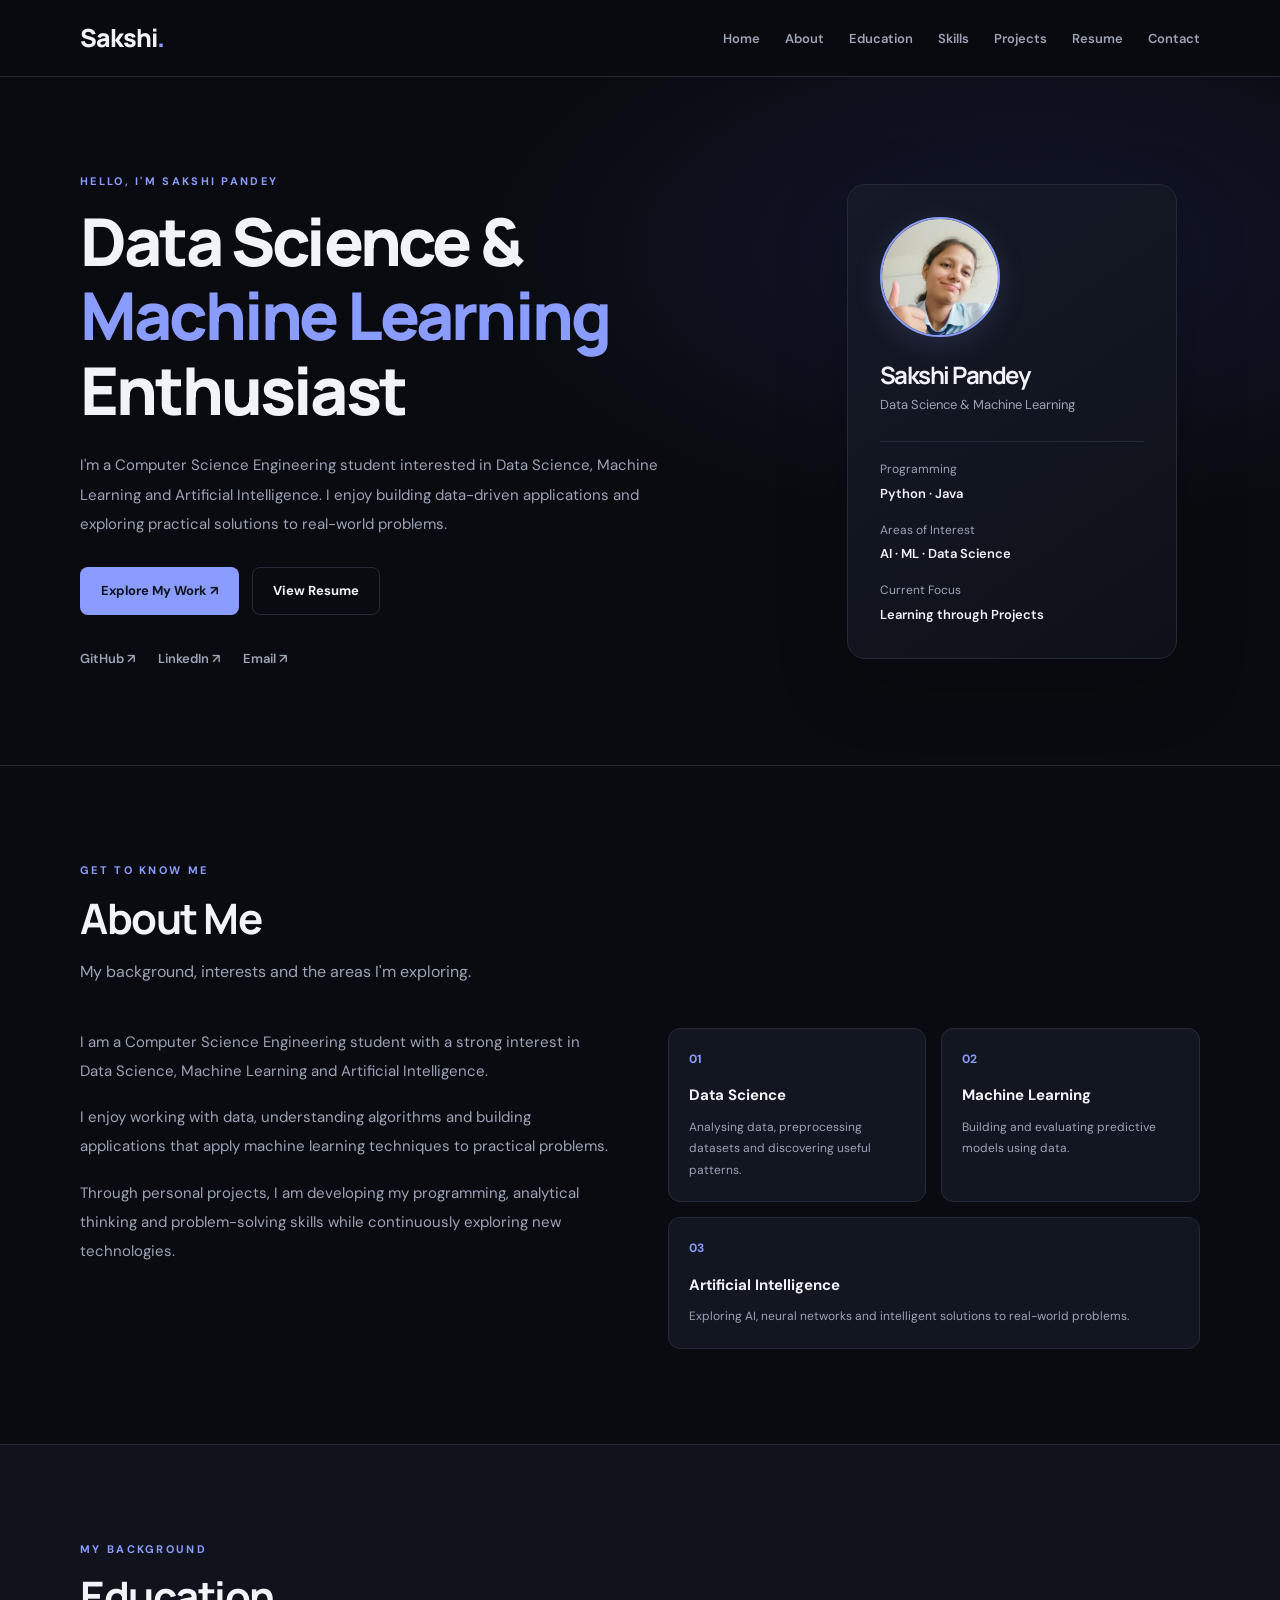
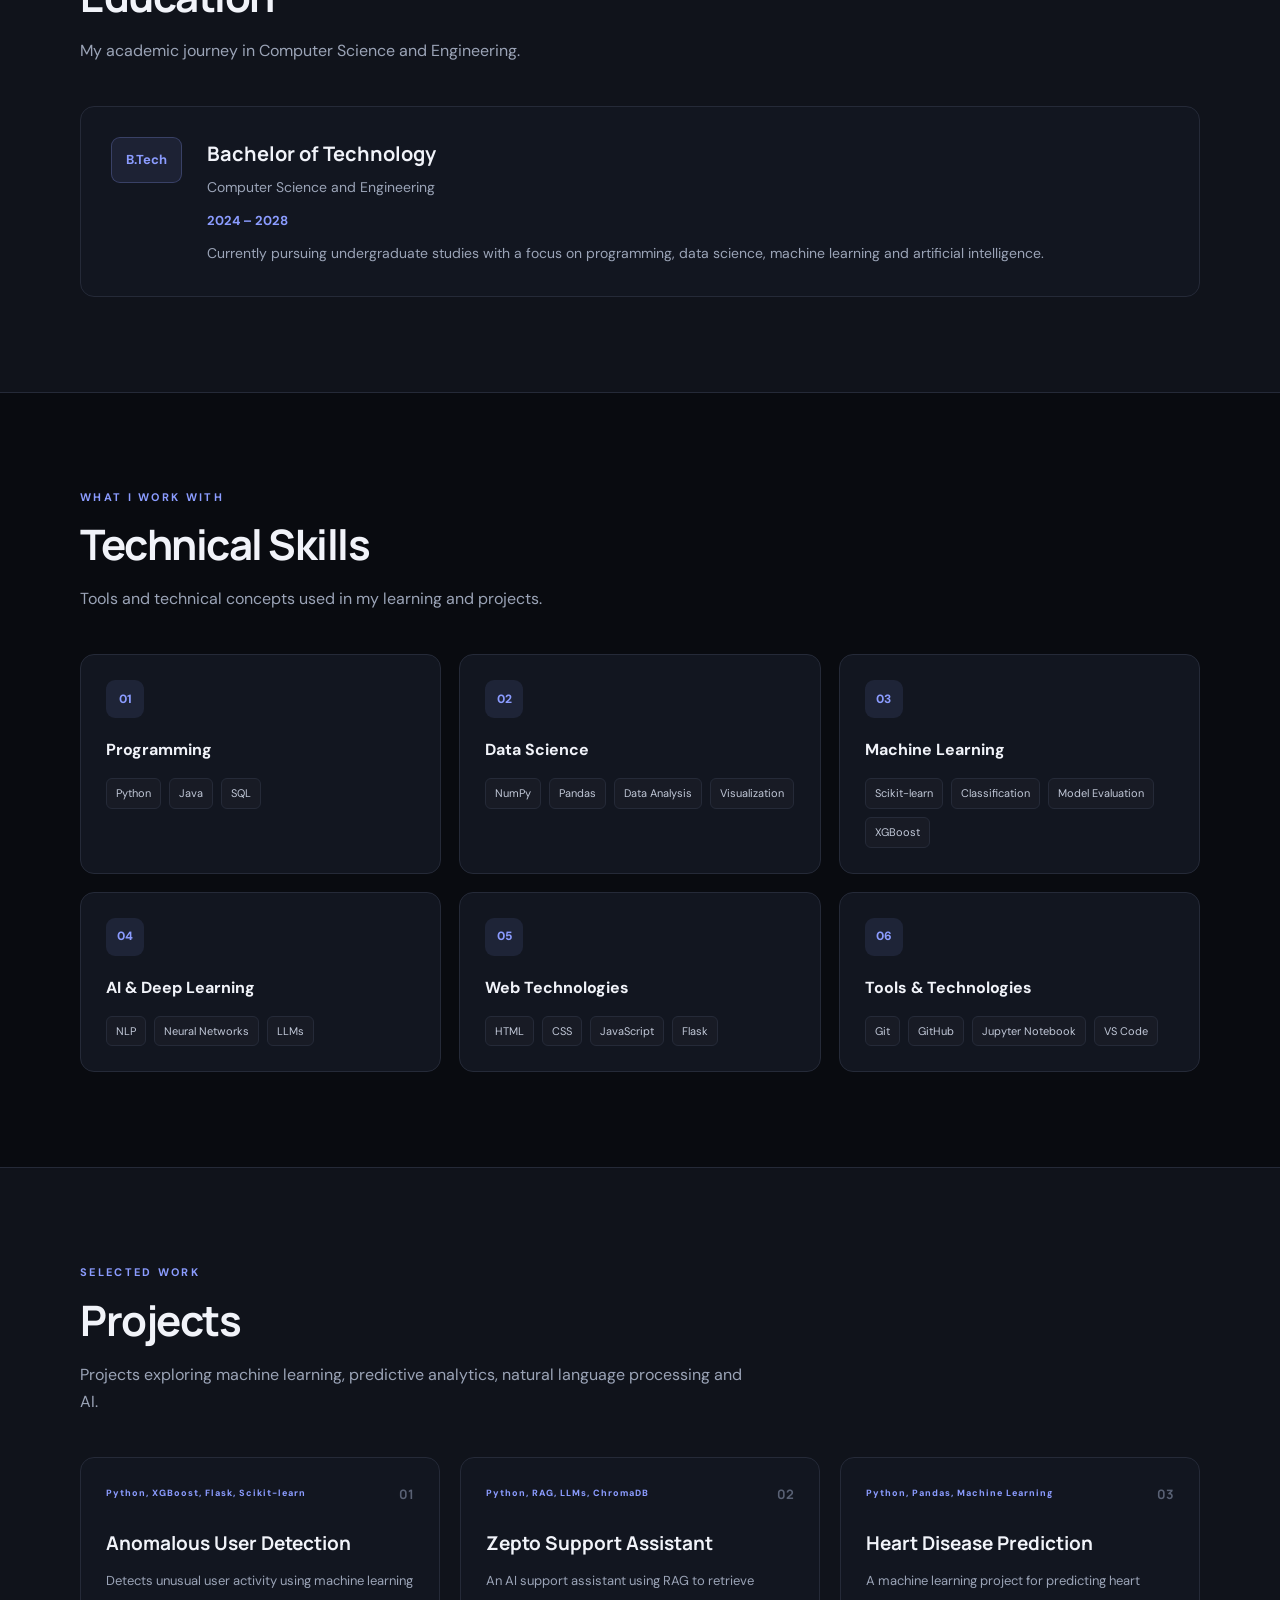
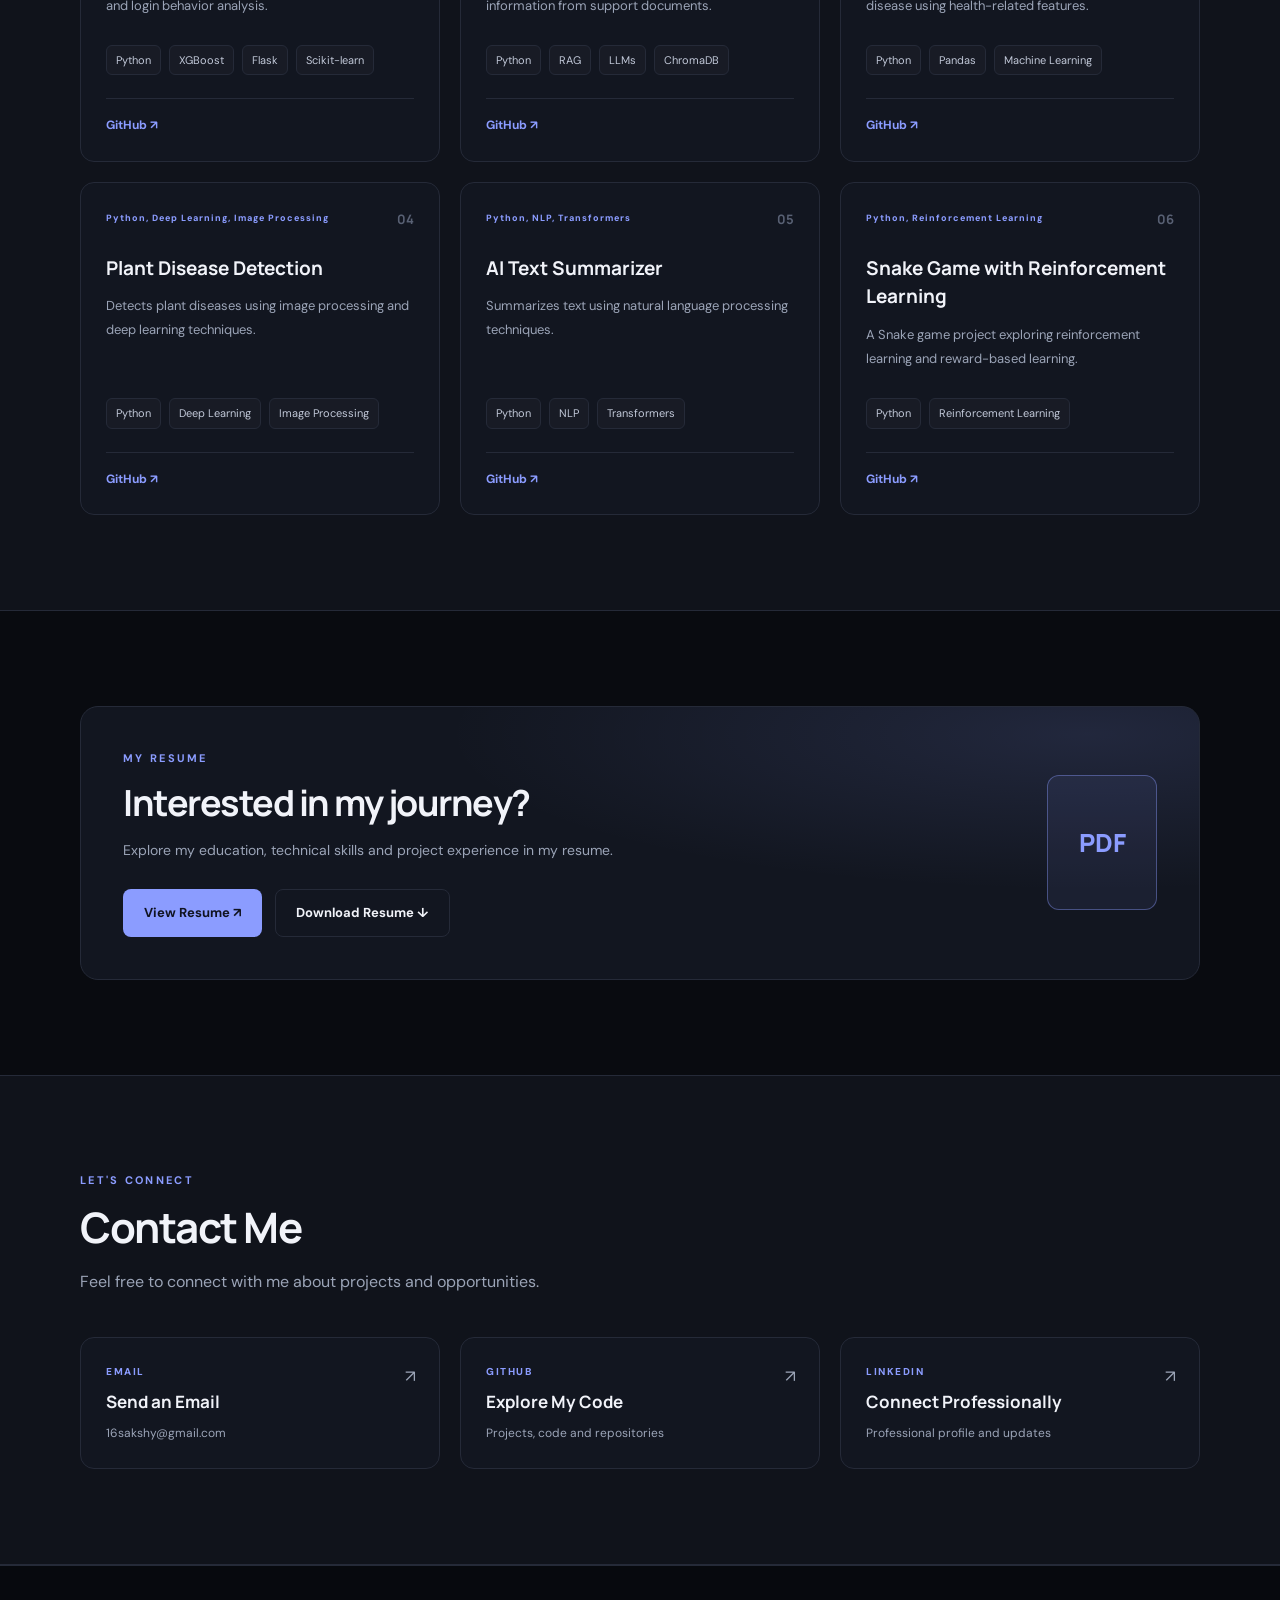
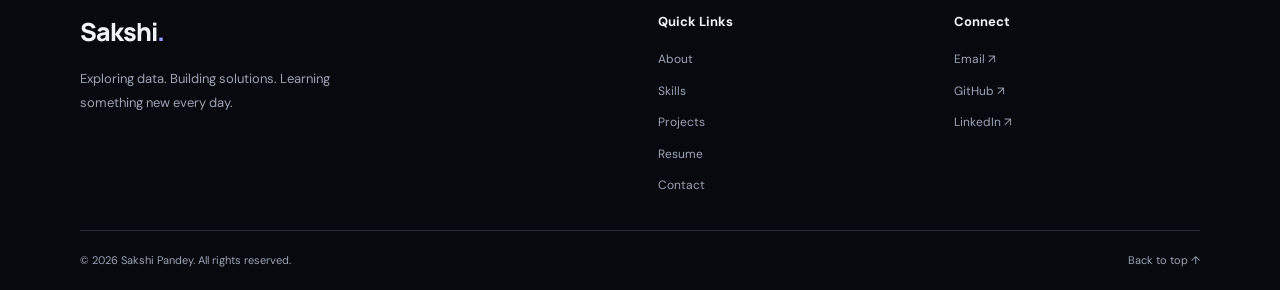
<file: frontend/index.html>
<!DOCTYPE html>
<html lang="en">

<head>
    <meta charset="UTF-8">
    <meta name="viewport" content="width=device-width, initial-scale=1.0">

    <meta name="author" content="Sakshi Pandey">
    <meta name="description"
        content="Sakshi Pandey's portfolio in Data Science, Machine Learning and Artificial Intelligence.">

    <meta name="theme-color" content="#090b10">

    <title>Sakshi Pandey | Data Science & Machine Learning</title>

    <link rel="stylesheet" href="static/css/style.css">
</head>

<body>

    <!-- HEADER -->
    <header class="site-header">
        <nav class="navbar container" aria-label="Main navigation">

            <a href="#home" class="logo">Sakshi<span>.</span></a>

            <button class="menu-toggle"
                id="menu-toggle"
                type="button"
                aria-label="Toggle navigation"
                aria-controls="nav-links"
                aria-expanded="false">
                ☰
            </button>

            <ul class="nav-links" id="nav-links">
                <li><a href="#home">Home</a></li>
                <li><a href="#about">About</a></li>
                <li><a href="#education">Education</a></li>
                <li><a href="#skills">Skills</a></li>
                <li><a href="#projects">Projects</a></li>
                <li><a href="#resume">Resume</a></li>
                <li><a href="#contact">Contact</a></li>
            </ul>

        </nav>
    </header>


    <main>

        <!-- HOME -->
        <section id="home" class="hero">
            <div class="container hero-container">

                <div class="hero-content">

                    <p class="eyebrow">
                        HELLO, I'M SAKSHI PANDEY
                    </p>

                    <h1>
                        Data Science &
                        <span>Machine Learning</span>
                        Enthusiast
                    </h1>

                    <p class="hero-description">
                        I'm a Computer Science Engineering student interested in
                        Data Science, Machine Learning and Artificial Intelligence.
                        I enjoy building data-driven applications and exploring
                        practical solutions to real-world problems.
                    </p>

                    <div class="hero-buttons">

                        <a href="#projects" class="btn btn-primary">
                            Explore My Work ↗
                        </a>

                        <a href="static/documents/resume.pdf"
                            target="_blank"
                            rel="noopener noreferrer"
                            class="btn btn-outline">
                            View Resume
                        </a>

                    </div>

                    <div class="hero-socials">

                        <a href="https://github.com/sakshiipandey"
                            target="_blank"
                            rel="noopener noreferrer">
                            GitHub ↗
                        </a>

                        <a href="https://linkedin.com/in/sakshi-pandey-a6077735b"
                            target="_blank"
                            rel="noopener noreferrer">
                            LinkedIn ↗
                        </a>

                        <a href="mailto:16sakshy@gmail.com">
                            Email ↗
                        </a>

                    </div>
                </div>


                <!-- PROFILE PHOTO -->
                <div class="hero-profile">

                    <div class="profile-card">

                        <div class="profile-photo">
                            <img src="static/images/profile.jpeg"
                                alt="Sakshi Pandey">
                        </div>

                        

                        <h2>Sakshi Pandey</h2>

                        <p>Data Science & Machine Learning</p>

                        <div class="profile-divider"></div>

                        <div class="profile-detail">
                            <span>Programming</span>
                            <strong>Python · Java</strong>
                        </div>

                        <div class="profile-detail">
                            <span>Areas of Interest</span>
                            <strong>AI · ML · Data Science</strong>
                        </div>

                        <div class="profile-detail">
                            <span>Current Focus</span>
                            <strong>Learning through Projects</strong>
                        </div>

                    </div>
                </div>

            </div>
        </section>



        <!-- ABOUT -->
        <section id="about" class="section">
            <div class="container">

                <div class="section-heading">

                    <p class="eyebrow">GET TO KNOW ME</p>

                    <h2>About Me</h2>

                    <p>
                        My background, interests and the areas I'm exploring.
                    </p>

                </div>


                <div class="about-content">

                    <div class="about-text">

                        <p>
                            I am a  Computer Science Engineering student
                            with a strong interest in Data Science, Machine Learning
                            and Artificial Intelligence.
                        </p>

                        <p>
                            I enjoy working with data, understanding algorithms
                            and building applications that apply machine learning
                            techniques to practical problems.
                        </p>

                        <p>
                            Through personal projects, I am developing my
                            programming, analytical thinking and problem-solving
                            skills while continuously exploring new technologies.
                        </p>

                    </div>


                    <div class="about-highlights">

                        <article class="highlight-card">

                            <span class="highlight-number">01</span>

                            <h3>Data Science</h3>

                            <p>
                                Analysing data, preprocessing datasets
                                and discovering useful patterns.
                            </p>

                        </article>


                        <article class="highlight-card">

                            <span class="highlight-number">02</span>

                            <h3>Machine Learning</h3>

                            <p>
                                Building and evaluating predictive
                                models using data.
                            </p>

                        </article>


                        <article class="highlight-card">

                            <span class="highlight-number">03</span>

                            <h3>Artificial Intelligence</h3>

                            <p>
                                Exploring AI, neural networks and intelligent
                                solutions to real-world problems.
                            </p>

                        </article>

                    </div>
                </div>

            </div>
        </section>



        <!-- EDUCATION -->
        <section id="education" class="section section-muted">
            <div class="container">

                <div class="section-heading">

                    <p class="eyebrow">MY BACKGROUND</p>

                    <h2>Education</h2>

                    <p>
                        My academic journey in Computer Science and Engineering.
                    </p>

                </div>


                <article class="education-card">

                    <div class="education-marker">
                        B.Tech
                    </div>

                    <div class="education-details">

                        <h3>Bachelor of Technology</h3>

                        <p class="education-field">
                            Computer Science and Engineering
                        </p>

                        <p class="education-period">
                            2024 – 2028
                        </p>

                        <p>
                            Currently pursuing undergraduate studies with a focus
                            on programming, data science, machine learning and
                            artificial intelligence.
                        </p>

                    </div>

                </article>

            </div>
        </section>



        <!-- SKILLS -->
        <section id="skills" class="section">
            <div class="container">

                <div class="section-heading">

                    <p class="eyebrow">WHAT I WORK WITH</p>

                    <h2>Technical Skills</h2>

                    <p>
                        Tools and technical concepts used in my learning and projects.
                    </p>

                </div>


                <div class="skills-grid">

                    <!-- PROGRAMMING -->
                    <article class="skill-card">

                        <div class="skill-icon">01</div>

                        <h3>Programming</h3>

                        <div class="skill-tags">
                            <span>Python</span>
                            <span>Java</span>
                            <span>SQL</span>
                        </div>

                    </article>


                    <!-- DATA SCIENCE -->
                    <article class="skill-card">

                        <div class="skill-icon">02</div>

                        <h3>Data Science</h3>

                        <div class="skill-tags">
                            <span>NumPy</span>
                            <span>Pandas</span>
                            <span>Data Analysis</span>
                            <span>Visualization</span>
                        </div>

                    </article>


                    <!-- MACHINE LEARNING -->
                    <article class="skill-card">

                        <div class="skill-icon">03</div>

                        <h3>Machine Learning</h3>

                        <div class="skill-tags">
                            <span>Scikit-learn</span>
                            <span>Classification</span>
                            <span>Model Evaluation</span>
                            <span>XGBoost</span>
                        </div>

                    </article>


                    <!-- AI & DEEP LEARNING -->
                    <article class="skill-card">

                        <div class="skill-icon">04</div>

                        <h3>AI & Deep Learning</h3>

                        <div class="skill-tags">
                            <span>NLP</span>
                            <span>Neural Networks</span>
                            <span>LLMs</span>
                        </div>

                    </article>


                    <!-- WEB TECHNOLOGIES -->
                    <article class="skill-card">

                        <div class="skill-icon">05</div>

                        <h3>Web Technologies</h3>

                        <div class="skill-tags">
                            <span>HTML</span>
                            <span>CSS</span>
                            <span>JavaScript</span>
                            <span>Flask</span>
                        </div>

                    </article>


                    <!-- TOOLS -->
                    <article class="skill-card">

                        <div class="skill-icon">06</div>

                        <h3>Tools & Technologies</h3>

                        <div class="skill-tags">
                            <span>Git</span>
                            <span>GitHub</span>
                            <span>Jupyter Notebook</span>
                            <span>VS Code</span>
                        </div>

                    </article>

                </div>

            </div>
        </section>



        <!-- PROJECTS -->
        <section id="projects" class="section section-muted">
            <div class="container">

                <div class="section-heading">

                    <p class="eyebrow">SELECTED WORK</p>

                    <h2>Projects</h2>

                    <p>
                        Projects exploring machine learning, predictive analytics,
                        natural language processing and AI.
                    </p>

                </div>


                <div class="projects-grid">


                    <!-- PROJECT 1 -->
                    <article class="project-card">

                        <div class="project-top">

                            <span class="project-category">
                                Python, XGBoost, Flask, Scikit-learn
                            </span>

                            <span class="project-number">01</span>

                        </div>

                        <h3>Anomalous User Detection</h3>

                        <p>
                            Detects unusual user activity using machine
                            learning and login behavior analysis.
                        </p>

                        <div class="project-tags">
                            <span>Python</span>
                            <span>XGBoost</span>
                            <span>Flask</span>
                            <span>Scikit-learn</span>
                        </div>

                        <div class="project-links">

                            <a href="https://github.com/sakshiipandey/anomalous-user-detection"
                                target="_blank"
                                rel="noopener noreferrer"
                                class="project-link">
                                GitHub ↗
                            </a>

                        </div>

                    </article>



                    <!-- PROJECT 2 -->
                    <article class="project-card">

                        <div class="project-top">

                            <span class="project-category">
                                Python, RAG, LLMs, ChromaDB
                            </span>

                            <span class="project-number">02</span>

                        </div>

                        <h3>Zepto Support Assistant</h3>

                        <p>
                            An AI support assistant using RAG to retrieve
                            information from support documents.
                        </p>

                        <div class="project-tags">
                            <span>Python</span>
                            <span>RAG</span>
                            <span>LLMs</span>
                            <span>ChromaDB</span>
                        </div>

                        <div class="project-links">

                            <a href="https://github.com/sakshiipandey/zepto-support-assistant"
                                target="_blank"
                                rel="noopener noreferrer"
                                class="project-link">
                                GitHub ↗
                            </a>

                        </div>

                    </article>



                    <!-- PROJECT 3 -->
                    <article class="project-card">

                        <div class="project-top">

                            <span class="project-category">
                                Python, Pandas, Machine Learning
                            </span>

                            <span class="project-number">03</span>

                        </div>

                        <h3>Heart Disease Prediction</h3>

                        <p>
                            A machine learning project for predicting
                            heart disease using health-related features.
                        </p>

                        <div class="project-tags">
                            <span>Python</span>
                            <span>Pandas</span>
                            <span>Machine Learning</span>
                        </div>

                        <div class="project-links">

                            <a href="https://github.com/sakshiipandey/Heart-Diseases-predictor"
                                target="_blank"
                                rel="noopener noreferrer"
                                class="project-link">
                                GitHub ↗
                            </a>

                        </div>

                    </article>



                    <!-- PROJECT 4 -->
                    <article class="project-card">

                        <div class="project-top">

                            <span class="project-category">
                                Python, Deep Learning, Image Processing
                            </span>

                            <span class="project-number">04</span>

                        </div>

                        <h3>Plant Disease Detection</h3>

                        <p>
                            Detects plant diseases using image processing
                            and deep learning techniques.
                        </p>

                        <div class="project-tags">
                            <span>Python</span>
                            <span>Deep Learning</span>
                            <span>Image Processing</span>
                        </div>

                        <div class="project-links">

                            <a href="https://github.com/sakshiipandey"
                                target="_blank"
                                rel="noopener noreferrer"
                                class="project-link">
                                GitHub ↗
                            </a>

                        </div>

                    </article>



                    <!-- PROJECT 5 -->
                    <article class="project-card">

                        <div class="project-top">

                            <span class="project-category">
                                Python, NLP, Transformers
                            </span>

                            <span class="project-number">05</span>

                        </div>

                        <h3>AI Text Summarizer</h3>

                        <p>
                            Summarizes text using natural language
                            processing techniques.
                        </p>

                        <div class="project-tags">
                            <span>Python</span>
                            <span>NLP</span>
                            <span>Transformers</span>
                        </div>

                        <div class="project-links">

                            <a href="https://github.com/sakshiipandey"
                                target="_blank"
                                rel="noopener noreferrer"
                                class="project-link">
                                GitHub ↗
                            </a>

                        </div>

                    </article>



                    <!-- PROJECT 6 -->
                    <article class="project-card">

                        <div class="project-top">

                            <span class="project-category">
                                Python, Reinforcement Learning
                            </span>

                            <span class="project-number">06</span>

                        </div>

                        <h3>Snake Game with Reinforcement Learning</h3>

                        <p>
                            A Snake game project exploring reinforcement
                            learning and reward-based learning.
                        </p>

                        <div class="project-tags">
                            <span>Python</span>
                            <span>Reinforcement Learning</span>
                        </div>

                        <div class="project-links">

                            <a href="https://github.com/sakshiipandey/Snake-RL"
                                target="_blank"
                                rel="noopener noreferrer"
                                class="project-link">
                                GitHub ↗
                            </a>

                        </div>

                    </article>


                </div>
            </div>
        </section>



        <!-- RESUME -->
        <section id="resume" class="section">
            <div class="container">

                <div class="resume-card">

                    <div class="resume-content">

                        <p class="eyebrow">
                            MY RESUME
                        </p>

                        <h2>
                            Interested in my journey?
                        </h2>

                        <p>
                            Explore my education, technical skills
                            and project experience in my resume.
                        </p>

                        <div class="resume-buttons">

                            <a href="static/documents/resume.pdf"
                                target="_blank"
                                rel="noopener noreferrer"
                                class="btn btn-primary">
                                View Resume ↗
                            </a>

                            <a href="static/documents/resume.pdf"
                                download
                                class="btn btn-outline">
                                Download Resume ↓
                            </a>

                        </div>

                    </div>

                    <div class="resume-symbol">
                        PDF
                    </div>

                </div>

            </div>
        </section>



        <!-- CONTACT -->
        <section id="contact" class="section section-muted">
            <div class="container">

                <div class="section-heading">

                    <p class="eyebrow">
                        LET'S CONNECT
                    </p>

                    <h2>Contact Me</h2>

                    <p>
                        Feel free to connect with me about
                        projects and opportunities.
                    </p>

                </div>


                <div class="contact-details">

                    <!-- EMAIL -->
                    <a href="mailto:16sakshy@gmail.com"
                        class="contact-card">

                        <span class="contact-label">
                            EMAIL
                        </span>

                        <h3>Send an Email</h3>

                        <p>16sakshy@gmail.com</p>

                        <span class="contact-arrow">↗</span>

                    </a>


                    <!-- GITHUB -->
                    <a href="https://github.com/sakshiipandey"
                        target="_blank"
                        rel="noopener noreferrer"
                        class="contact-card">

                        <span class="contact-label">
                            GITHUB
                        </span>

                        <h3>Explore My Code</h3>

                        <p>
                            Projects, code and repositories
                        </p>

                        <span class="contact-arrow">↗</span>

                    </a>


                    <!-- LINKEDIN -->
                    <a href="https://linkedin.com/in/sakshi-pandey-a6077735b"
                        target="_blank"
                        rel="noopener noreferrer"
                        class="contact-card">

                        <span class="contact-label">
                            LINKEDIN
                        </span>

                        <h3>Connect Professionally</h3>

                        <p>
                            Professional profile and updates
                        </p>

                        <span class="contact-arrow">↗</span>

                    </a>

                </div>

            </div>
        </section>

    </main>



    <!-- FOOTER -->
    <footer class="footer">

        <div class="container">

            <div class="footer-main">

                <!-- BRAND -->
                <div class="footer-brand">

                    <a href="#home" class="logo">
                        Sakshi<span>.</span>
                    </a>

                    <p>
                        Exploring data. Building solutions.
                        Learning something new every day.
                    </p>

                </div>


                <!-- NAVIGATION -->
                <div class="footer-navigation">

                    <h3>Quick Links</h3>

                    <a href="#about">About</a>
                    <a href="#skills">Skills</a>
                    <a href="#projects">Projects</a>
                    <a href="#resume">Resume</a>
                    <a href="#contact">Contact</a>

                </div>


                <!-- SOCIAL LINKS -->
                <div class="footer-connect">

                    <h3>Connect</h3>

                    <a href="mailto:16sakshy@gmail.com">
                        Email ↗
                    </a>

                    <a href="https://github.com/sakshiipandey"
                        target="_blank"
                        rel="noopener noreferrer">
                        GitHub ↗
                    </a>

                    <a href="https://linkedin.com/in/sakshi-pandey-a6077735b"
                        target="_blank"
                        rel="noopener noreferrer">
                        LinkedIn ↗
                    </a>

                </div>

            </div>


            <div class="footer-bottom">

                <p>
                    © <span id="current-year"></span>
                    Sakshi Pandey. All rights reserved.
                </p>

                <a href="#home" class="back-to-top">
                    Back to top ↑
                </a>

            </div>

        </div>

    </footer>


    <!-- JAVASCRIPT -->
    <script src="static/js/script.js"></script>

</body>

</html>
</file>
<file: frontend/static/css/style.css>
@import url('https://fonts.googleapis.com/css2?family=DM+Sans:wght@400;500;600;700&family=Manrope:wght@400;500;600;700;800&display=swap');

:root {
    --bg: #090b10;
    --surface: #10131b;
    --card: #121620;
    --card-hover: #171c29;
    --text: #f1f3f9;
    --muted: #9ba4b7;
    --accent: #8b9cff;
    --accent-2: #b2a2ff;
    --border: #252a38;
    --radius: 14px;
}

* {
    margin: 0;
    padding: 0;
    box-sizing: border-box;
}

html {
    scroll-behavior: smooth;
    scroll-padding-top: 90px;
}

body {
    background: var(--bg);
    color: var(--text);
    font-family: 'DM Sans', sans-serif;
    line-height: 1.7;
}

a {
    color: inherit;
    text-decoration: none;
}

button {
    font: inherit;
}

.container {
    width: min(1120px, 90%);
    margin: 0 auto;
}

/* NAVBAR */

.site-header {
    position: sticky;
    top: 0;
    z-index: 100;
    background: rgba(9, 11, 16, 0.92);
    backdrop-filter: blur(16px);
    border-bottom: 1px solid var(--border);
}

.navbar {
    min-height: 76px;
    display: flex;
    justify-content: space-between;
    align-items: center;
    gap: 25px;
}

.logo {
    font-family: 'Manrope', sans-serif;
    font-size: 25px;
    font-weight: 800;
    letter-spacing: -1px;
}

.logo span {
    color: var(--accent);
}

.nav-links {
    display: flex;
    align-items: center;
    gap: 25px;
    list-style: none;
}

.nav-links a {
    color: var(--muted);
    font-size: 13px;
    font-weight: 600;
    transition: color 0.2s ease;
}

.nav-links a:hover {
    color: var(--accent);
}

.menu-toggle {
    display: none;
    background: transparent;
    color: var(--text);
    border: 1px solid var(--border);
    border-radius: 8px;
    padding: 7px 11px;
    cursor: pointer;
}

/* SECTIONS */

section {
    padding: 95px 0;
}

.section-muted {
    background: var(--surface);
    border-top: 1px solid var(--border);
    border-bottom: 1px solid var(--border);
}

.section-heading {
    max-width: 680px;
    margin-bottom: 42px;
}

.eyebrow {
    color: var(--accent);
    font-size: 11px;
    font-weight: 700;
    letter-spacing: 2.3px;
    margin-bottom: 13px;
}

section h2 {
    font-family: 'Manrope', sans-serif;
    font-size: clamp(30px, 4vw, 42px);
    line-height: 1.2;
    letter-spacing: -1.5px;
    margin-bottom: 15px;
}

section p {
    color: var(--muted);
}

/* HOME */

.hero {
    position: relative;
    overflow: hidden;
    min-height: 610px;
    display: flex;
    align-items: center;
    background:
        radial-gradient(
            ellipse at 80% 25%,
            rgba(95, 105, 255, 0.12),
            transparent 38%
        ),
        var(--bg);
}

.hero-container {
    display: grid;
    grid-template-columns: 1.35fr 0.75fr;
    align-items: center;
    gap: 65px;
}

.hero-content {
    max-width: 720px;
}

.hero h1 {
    font-family: 'Manrope', sans-serif;
    font-size: clamp(43px, 5.3vw, 66px);
    line-height: 1.13;
    font-weight: 800;
    letter-spacing: -2.8px;
    margin-bottom: 24px;
}

.hero h1 span {
    display: block;
    color: var(--accent);
}

.hero-description {
    max-width: 610px;
    font-size: 15px;
    line-height: 1.95;
    margin-bottom: 28px;
}

.hero-buttons,
.resume-buttons {
    display: flex;
    flex-wrap: wrap;
    gap: 13px;
    margin-top: 26px;
}

.btn {
    display: inline-flex;
    align-items: center;
    justify-content: center;
    gap: 9px;
    padding: 12px 20px;
    border-radius: 8px;
    border: 1px solid transparent;
    font-size: 13px;
    font-weight: 700;
    transition: 0.2s ease;
}

.btn-primary {
    background: var(--accent);
    color: #101321;
}

.btn-primary:hover {
    background: #b1bcff;
    transform: translateY(-2px);
}

.btn-outline {
    background: transparent;
    border-color: var(--border);
    color: var(--text);
}

.btn-outline:hover {
    border-color: var(--accent);
    color: var(--accent);
    transform: translateY(-2px);
}

.hero-socials {
    display: flex;
    flex-wrap: wrap;
    gap: 23px;
    margin-top: 33px;
}

.hero-socials a {
    color: var(--muted);
    font-size: 13px;
    font-weight: 600;
}

.hero-socials a:hover {
    color: var(--accent);
}

/* PROFILE CARD AND PHOTO */

.hero-profile {
    display: flex;
    justify-content: center;
}

.profile-card {
    width: 100%;
    max-width: 330px;
    padding: 32px;
    border: 1px solid var(--border);
    border-radius: 18px;
    background: linear-gradient(145deg, #151a27, #0e1118);
    box-shadow: 0 25px 70px rgba(0, 0, 0, 0.22);
}

.profile-photo {
    width: 120px;
    height: 120px;
    margin-bottom: 24px;
    border: 2px solid var(--accent);
    border-radius: 50%;
    overflow: hidden;
    background: var(--card);
    box-shadow: 0 8px 28px rgba(139, 156, 255, 0.15);
}

.profile-photo img {
    display: block;
    width: 100%;
    height: 100%;
    object-fit: cover;
    object-position: center 35%;
}

.profile-card h2 {
    font-size: 24px;
    margin-bottom: 5px;
}

.profile-card > p {
    font-size: 13px;
}

.profile-divider {
    height: 1px;
    background: var(--border);
    margin: 25px 0 17px;
}

.profile-detail {
    display: flex;
    flex-direction: column;
    gap: 3px;
    margin-top: 15px;
}

.profile-detail span {
    color: var(--muted);
    font-size: 12px;
}

.profile-detail strong {
    font-size: 13px;
    font-weight: 600;
}

/* ABOUT */

#about {
    border-top: 1px solid var(--border);
}

.about-content {
    display: grid;
    grid-template-columns: 1fr 1fr;
    gap: 55px;
    align-items: start;
}

.about-text p {
    font-size: 15px;
    line-height: 1.95;
    margin-bottom: 17px;
}

.about-highlights {
    display: grid;
    grid-template-columns: repeat(2, minmax(0, 1fr));
    gap: 15px;
}

.highlight-card {
    padding: 20px;
    border: 1px solid var(--border);
    border-radius: 12px;
    background: var(--card);
}

.highlight-card:last-child {
    grid-column: 1 / -1;
}

.highlight-number {
    display: block;
    color: var(--accent);
    font-size: 12px;
    font-weight: 700;
    margin-bottom: 14px;
}

.highlight-card h3 {
    font-size: 15px;
    margin-bottom: 8px;
}

.highlight-card p {
    font-size: 12px;
    line-height: 1.8;
}

/* EDUCATION */

.education-card {
    display: flex;
    gap: 25px;
    padding: 30px;
    border: 1px solid var(--border);
    border-radius: var(--radius);
    background: var(--card);
}

.education-marker {
    flex-shrink: 0;
    height: fit-content;
    padding: 11px 14px;
    border: 1px solid rgba(139, 156, 255, 0.25);
    border-radius: 9px;
    background: rgba(139, 156, 255, 0.09);
    color: var(--accent);
    font-size: 13px;
    font-weight: 700;
}

.education-details h3 {
    font-family: 'Manrope', sans-serif;
    font-size: 20px;
    margin-bottom: 5px;
}

.education-field {
    font-size: 14px;
}

.education-period {
    color: var(--accent) !important;
    font-size: 13px;
    font-weight: 700;
    margin: 10px 0;
}

.education-details > p:last-child {
    font-size: 14px;
}

/* SKILLS */

.skills-grid {
    display: grid;
    grid-template-columns: repeat(3, minmax(0, 1fr));
    gap: 18px;
}

.skill-card {
    min-width: 0;
    padding: 25px;
    border: 1px solid var(--border);
    border-radius: var(--radius);
    background: var(--card);
    transition: border-color 0.2s ease, transform 0.2s ease;
}

.skill-card:hover {
    border-color: #515f9d;
    transform: translateY(-3px);
}

.skill-icon {
    width: 38px;
    height: 38px;
    display: grid;
    place-items: center;
    margin-bottom: 18px;
    border-radius: 9px;
    background: rgba(139, 156, 255, 0.1);
    color: var(--accent);
    font-size: 12px;
    font-weight: 800;
}

.skill-card h3 {
    font-size: 16px;
    margin-bottom: 15px;
}

.skill-tags,
.project-tags {
    display: flex;
    flex-wrap: wrap;
    gap: 8px;
}

.skill-tags span,
.project-tags span {
    padding: 5px 9px;
    border: 1px solid var(--border);
    border-radius: 6px;
    background: rgba(255, 255, 255, 0.025);
    color: #c1c8d8;
    font-size: 11px;
}

/* PROJECTS */

.projects-grid {
    display: grid;
    grid-template-columns: repeat(3, minmax(0, 1fr));
    gap: 20px;
    align-items: stretch;
}

.project-card {
    min-width: 0;
    display: flex;
    flex-direction: column;
    padding: 25px;
    border: 1px solid var(--border);
    border-radius: var(--radius);
    background: var(--card);
    transition: border-color 0.25s ease,
                transform 0.25s ease,
                background 0.25s ease;
}

.project-card:hover {
    transform: translateY(-5px);
    border-color: #515f9d;
    background: var(--card-hover);
}

.project-top {
    display: flex;
    justify-content: space-between;
    align-items: center;
    gap: 10px;
    margin-bottom: 24px;
}

.project-category {
    color: var(--accent);
    font-size: 9px;
    font-weight: 800;
    letter-spacing: 1px;
}

.project-number {
    color: #596174;
    font-family: 'Manrope', sans-serif;
    font-size: 13px;
    font-weight: 700;
}

.project-card h3 {
    font-family: 'Manrope', sans-serif;
    font-size: 19px;
    line-height: 1.5;
    margin-bottom: 12px;
}

.project-card > p {
    font-size: 13px;
    line-height: 1.85;
    margin-bottom: 22px;
}

.project-tags {
    margin-top: auto;
    padding-top: 5px;
}

.project-links {
    display: flex;
    flex-wrap: wrap;
    gap: 15px;
    margin-top: 23px;
    padding-top: 16px;
    border-top: 1px solid var(--border);
}

.project-link {
    color: var(--accent);
    font-size: 12px;
    font-weight: 700;
}

.project-link:hover {
    color: var(--accent-2);
}

.live-link {
    color: var(--text);
}

.live-link:hover {
    color: var(--accent);
}

/* RESUME */

.resume-card {
    display: flex;
    justify-content: space-between;
    align-items: center;
    gap: 35px;
    padding: 42px;
    border: 1px solid var(--border);
    border-radius: 18px;
    background:
        radial-gradient(
            ellipse at 90% 10%,
            rgba(139, 156, 255, 0.13),
            transparent 45%
        ),
        var(--card);
}

.resume-content {
    max-width: 650px;
}

.resume-content h2 {
    font-size: clamp(27px, 4vw, 36px);
}

.resume-content > p:not(.eyebrow) {
    font-size: 14px;
    margin-bottom: 20px;
}

.resume-symbol {
    flex-shrink: 0;
    display: grid;
    place-items: center;
    width: 110px;
    height: 135px;
    border: 1px solid rgba(139, 156, 255, 0.4);
    border-radius: 12px;
    background: rgba(139, 156, 255, 0.08);
    color: var(--accent);
    font-family: 'Manrope', sans-serif;
    font-size: 25px;
    font-weight: 800;
}

/* CONTACT */

.contact-details {
    display: grid;
    grid-template-columns: repeat(3, minmax(0, 1fr));
    gap: 20px;
    align-items: stretch;
}

.contact-card {
    position: relative;
    min-width: 0;
    display: flex;
    flex-direction: column;
    align-items: flex-start;
    padding: 25px;
    border: 1px solid var(--border);
    border-radius: var(--radius);
    background: var(--card);
    transition: transform 0.2s ease, border-color 0.2s ease;
}

.contact-card:hover {
    transform: translateY(-4px);
    border-color: #5968a9;
}

.contact-label {
    color: var(--accent);
    font-size: 10px;
    font-weight: 800;
    letter-spacing: 1.5px;
    margin-bottom: 8px;
}

.contact-card h3 {
    font-family: 'Manrope', sans-serif;
    font-size: 17px;
    margin-bottom: 6px;
}

.contact-card p {
    font-size: 12px;
    overflow-wrap: anywhere;
}

.contact-arrow {
    position: absolute;
    top: 24px;
    right: 23px;
    color: var(--muted);
    font-size: 17px;
}

/* FOOTER */

.footer {
    padding: 45px 0 20px;
    background: #07090e;
    border-top: 1px solid var(--border);
}

.footer-main {
    display: grid;
    grid-template-columns: 1.5fr 0.7fr 0.7fr;
    gap: 50px;
    padding-bottom: 35px;
}

.footer-brand p {
    max-width: 300px;
    margin-top: 13px;
    color: var(--muted);
    font-size: 13px;
    line-height: 1.9;
}

.footer-navigation,
.footer-connect {
    display: flex;
    flex-direction: column;
    align-items: flex-start;
    gap: 11px;
}

.footer-navigation h3,
.footer-connect h3 {
    margin-bottom: 5px;
    font-size: 13px;
    font-weight: 700;
}

.footer-navigation a,
.footer-connect a {
    color: var(--muted);
    font-size: 12px;
    transition: color 0.2s ease;
}

.footer-navigation a:hover,
.footer-connect a:hover,
.back-to-top:hover {
    color: var(--accent);
}

.footer-bottom {
    display: flex;
    align-items: center;
    justify-content: space-between;
    gap: 15px;
    padding-top: 20px;
    border-top: 1px solid var(--border);
}

.footer-bottom p,
.back-to-top {
    color: var(--muted);
    font-size: 11px;
}

/* TABLET */

@media (max-width: 900px) {
    .nav-links {
        gap: 15px;
    }

    .nav-links a {
        font-size: 12px;
    }

    .hero-container {
        grid-template-columns: 1fr 0.75fr;
        gap: 30px;
    }

    .skills-grid,
    .projects-grid {
        grid-template-columns: repeat(2, minmax(0, 1fr));
    }

    .about-content {
        gap: 30px;
    }
}

/* MOBILE */

@media (max-width: 700px) {
    .navbar {
        min-height: 70px;
    }

    .menu-toggle {
        display: block;
        margin-left: auto;
    }

    .nav-links {
        display: none;
        position: absolute;
        top: 70px;
        left: 0;
        right: 0;
        padding: 20px 5%;
        flex-direction: column;
        align-items: flex-start;
        gap: 17px;
        border-bottom: 1px solid var(--border);
        background: #0b0e15;
    }

    .nav-links.active {
        display: flex;
    }

    .nav-links a {
        font-size: 14px;
    }

    section {
        padding: 70px 0;
    }

    .hero-container {
        grid-template-columns: 1fr;
        gap: 40px;
    }

    .hero-profile {
        justify-content: flex-start;
    }

    .profile-card {
        max-width: 100%;
    }

    .about-content {
        grid-template-columns: 1fr;
    }

    .contact-details {
        grid-template-columns: 1fr;
    }

    .resume-card {
        padding: 28px;
    }

    .footer-main {
        grid-template-columns: 1fr 1fr;
        gap: 30px 20px;
    }

    .footer-brand {
        grid-column: 1 / -1;
    }

    .footer-bottom {
        align-items: flex-start;
        flex-direction: column;
    }
}

/* SMALL MOBILE */

@media (max-width: 480px) {
    .skills-grid,
    .projects-grid {
        grid-template-columns: 1fr;
    }

    .hero h1 {
        font-size: 43px;
        letter-spacing: -1.8px;
    }

    .hero-buttons .btn,
    .resume-buttons .btn {
        width: 100%;
    }

    .about-highlights {
        grid-template-columns: 1fr;
    }

    .highlight-card:last-child {
        grid-column: auto;
    }

    .education-card {
        flex-direction: column;
        padding: 22px;
    }

    .resume-card {
        flex-direction: column;
        align-items: flex-start;
    }

    .resume-symbol {
        width: 75px;
        height: 90px;
    }
}

@media (prefers-reduced-motion: reduce) {
    *,
    *::before,
    *::after {
        scroll-behavior: auto !important;
        transition: none !important;
    }
}


/* ==============================
   PRIVATE ADMIN DASHBOARD
================================ */

.admin-body {
    min-height: 100vh;
    background: #090a12;
    color: #f5f5ff;
}

.admin-badge {
    font-size: 11px;
    color: #a99bff;
}

.admin-main {
    max-width: 1100px;
    margin: 50px auto;
    padding: 0 20px;
}

.admin-heading {
    margin-bottom: 30px;
}

.admin-heading h1,
.login-panel h1 {
    font-size: 38px;
    margin: 0;
}

.admin-heading h1 span,
.login-panel h1 span {
    color: #a99bff;
}

.admin-panel {
    background: #111320;
    border: 1px solid #29283f;
    border-radius: 16px;
    padding: 25px;
    margin-bottom: 25px;
}

.admin-panel h2 {
    margin-top: 0;
}

.admin-form {
    display: grid;
    gap: 16px;
}

.admin-form label {
    display: grid;
    gap: 7px;
    font-weight: 600;
}

.admin-form input:not([type="checkbox"]),
.admin-form textarea {
    width: 100%;
    padding: 12px;
    border-radius: 8px;
    border: 1px solid #34334b;
    background: #090a12;
    color: white;
    box-sizing: border-box;
}

.admin-form input:focus,
.admin-form textarea:focus {
    outline: 1px solid #a99bff;
}

.checkbox-label {
    display: flex !important;
    align-items: center;
    gap: 10px !important;
}

.checkbox-label input {
    accent-color: #a99bff;
}

.form-actions,
.row-actions {
    display: flex;
    gap: 10px;
    flex-wrap: wrap;
}

.flash {
    padding: 12px;
    margin: 12px 0;
    border-radius: 8px;
}

.flash.success {
    color: #77e3b2;
    background: #143326;
}

.flash.error {
    color: #ff9cad;
    background: #3b1b27;
}

.admin-project-row {
    display: flex;
    align-items: center;
    justify-content: space-between;
    gap: 20px;
    border-top: 1px solid #29283f;
    padding: 20px 0;
}

.admin-project-info {
    overflow-wrap: anywhere;
}

.admin-project-info h3 {
    margin-top: 0;
}

.admin-project-info p,
.muted {
    color: #a5a8bf;
}

.admin-project-info a,
.back-link {
    color: #a99bff;
}

.featured-label {
    color: #77e3b2;
    font-size: 11px;
    margin-left: 8px;
}

.button {
    cursor: pointer;
}

.button.small {
    padding: 7px 12px;
}

.button.danger {
    background: #3b1b27;
    color: #ff9cad;
    border: 1px solid #713044;
    border-radius: 8px;
}

.button.secondary {
    background: transparent;
    color: white;
    border: 1px solid #34334b;
    border-radius: 8px;
}

.login-wrap {
    width: min(440px, calc(100% - 30px));
    margin: 60px auto;
}

.login-wrap > .brand {
    display: block;
    text-align: center;
    margin-bottom: 25px;
}

.login-panel {
    padding: 30px;
}

.full-width {
    width: 100%;
}

.back-link {
    display: block;
    text-align: center;
    margin-top: 20px;
}

.text-button {
    background: transparent;
    color: white;
    border: 0;
    cursor: pointer;
}

@media (max-width: 650px) {
    .admin-project-row {
        align-items: flex-start;
        flex-direction: column;
    }

    .admin-panel {
        padding: 18px;
    }

    .admin-heading h1,
    .login-panel h1 {
        font-size: 30px;
    }
}


/* ADMIN DASHBOARD LAYOUT */

.admin-container {
    width: min(1100px, 92%);
    margin: 0 auto;
    padding: 30px 0 20px;
}

.admin-header,
.admin-header-actions,
.admin-form-actions,
.admin-list-heading,
.admin-project-actions {
    display: flex;
    align-items: center;
    justify-content: space-between;
    gap: 14px;
}

.admin-header {
    padding-bottom: 24px;
    border-bottom: 1px solid rgba(178, 162, 255, 0.18);
}

.admin-header-actions form,
.admin-project-actions form {
    margin: 0;
}

.admin-heading {
    padding: 42px 0 25px;
}

.admin-heading h1 {
    margin: 10px 0;
    font-size: clamp(2rem, 5vw, 3rem);
}

.admin-heading h1 span {
    color: #b2a2ff;
}

.admin-panel {
    margin: 24px 0;
    padding: 28px;
    border: 1px solid rgba(178, 162, 255, 0.18);
    border-radius: 18px;
    background: rgba(255, 255, 255, 0.025);
}

.admin-panel h2 {
    margin-top: 0;
}

.admin-form {
    display: grid;
    gap: 18px;
    margin-top: 24px;
}

.admin-form label {
    display: grid;
    gap: 8px;
}

.admin-form input:not([type="checkbox"]),
.admin-form textarea {
    width: 100%;
    box-sizing: border-box;
    padding: 13px 14px;
    border: 1px solid rgba(178, 162, 255, 0.25);
    border-radius: 10px;
    background: #10131c;
    color: #f5f5ff;
    font: inherit;
}

.admin-form input:focus,
.admin-form textarea:focus {
    outline: 1px solid #8b9cff;
    border-color: #8b9cff;
}

.admin-form small {
    color: #a4a7b5;
    font-size: 0.82rem;
}

.admin-form .checkbox-label {
    display: flex;
    align-items: center;
    gap: 10px;
}

.admin-form-actions {
    justify-content: flex-start;
    flex-wrap: wrap;
}

.project-count,
.featured-label {
    padding: 6px 10px;
    border-radius: 20px;
    background: rgba(139, 156, 255, 0.12);
    color: #b2a2ff;
    font-size: 0.85rem;
}

.admin-project-item {
    display: flex;
    align-items: flex-start;
    justify-content: space-between;
    gap: 24px;
    padding: 22px 0;
    border-bottom: 1px solid rgba(178, 162, 255, 0.14);
}

.admin-project-item:last-child {
    border-bottom: none;
}

.admin-project-info {
    min-width: 0;
    flex: 1;
}

.admin-project-info h3 {
    margin-top: 0;
    overflow-wrap: anywhere;
}

.admin-project-info p {
    overflow-wrap: anywhere;
    line-height: 1.7;
}

.admin-project-actions {
    justify-content: flex-start;
    flex-wrap: wrap;
}

.admin-project-actions .button {
    cursor: pointer;
}

.delete-button {
    border: 1px solid rgba(255, 100, 100, 0.4);
    color: #ff9999;
    background: transparent;
}

.delete-button:hover {
    background: rgba(255, 100, 100, 0.1);
}

.empty-projects {
    padding: 28px 0;
    text-align: center;
}

.admin-footer {
    padding: 25px 0;
    text-align: center;
    color: #a4a7b5;
}

.flash {
    margin: 12px 0;
    padding: 13px 16px;
    border-radius: 10px;
}

.flash.success {
    color: #a8f0c6;
    background: rgba(60, 190, 120, 0.12);
}

.flash.error {
    color: #ffaaaa;
    background: rgba(255, 80, 80, 0.12);
}

@media (max-width: 650px) {
    .admin-header,
    .admin-project-item {
        align-items: stretch;
        flex-direction: column;
    }

    .admin-header-actions {
        justify-content: flex-start;
        flex-wrap: wrap;
    }

    .admin-panel {
        padding: 20px 16px;
    }

    .admin-project-actions {
        justify-content: flex-start;
    }
}
</file>
